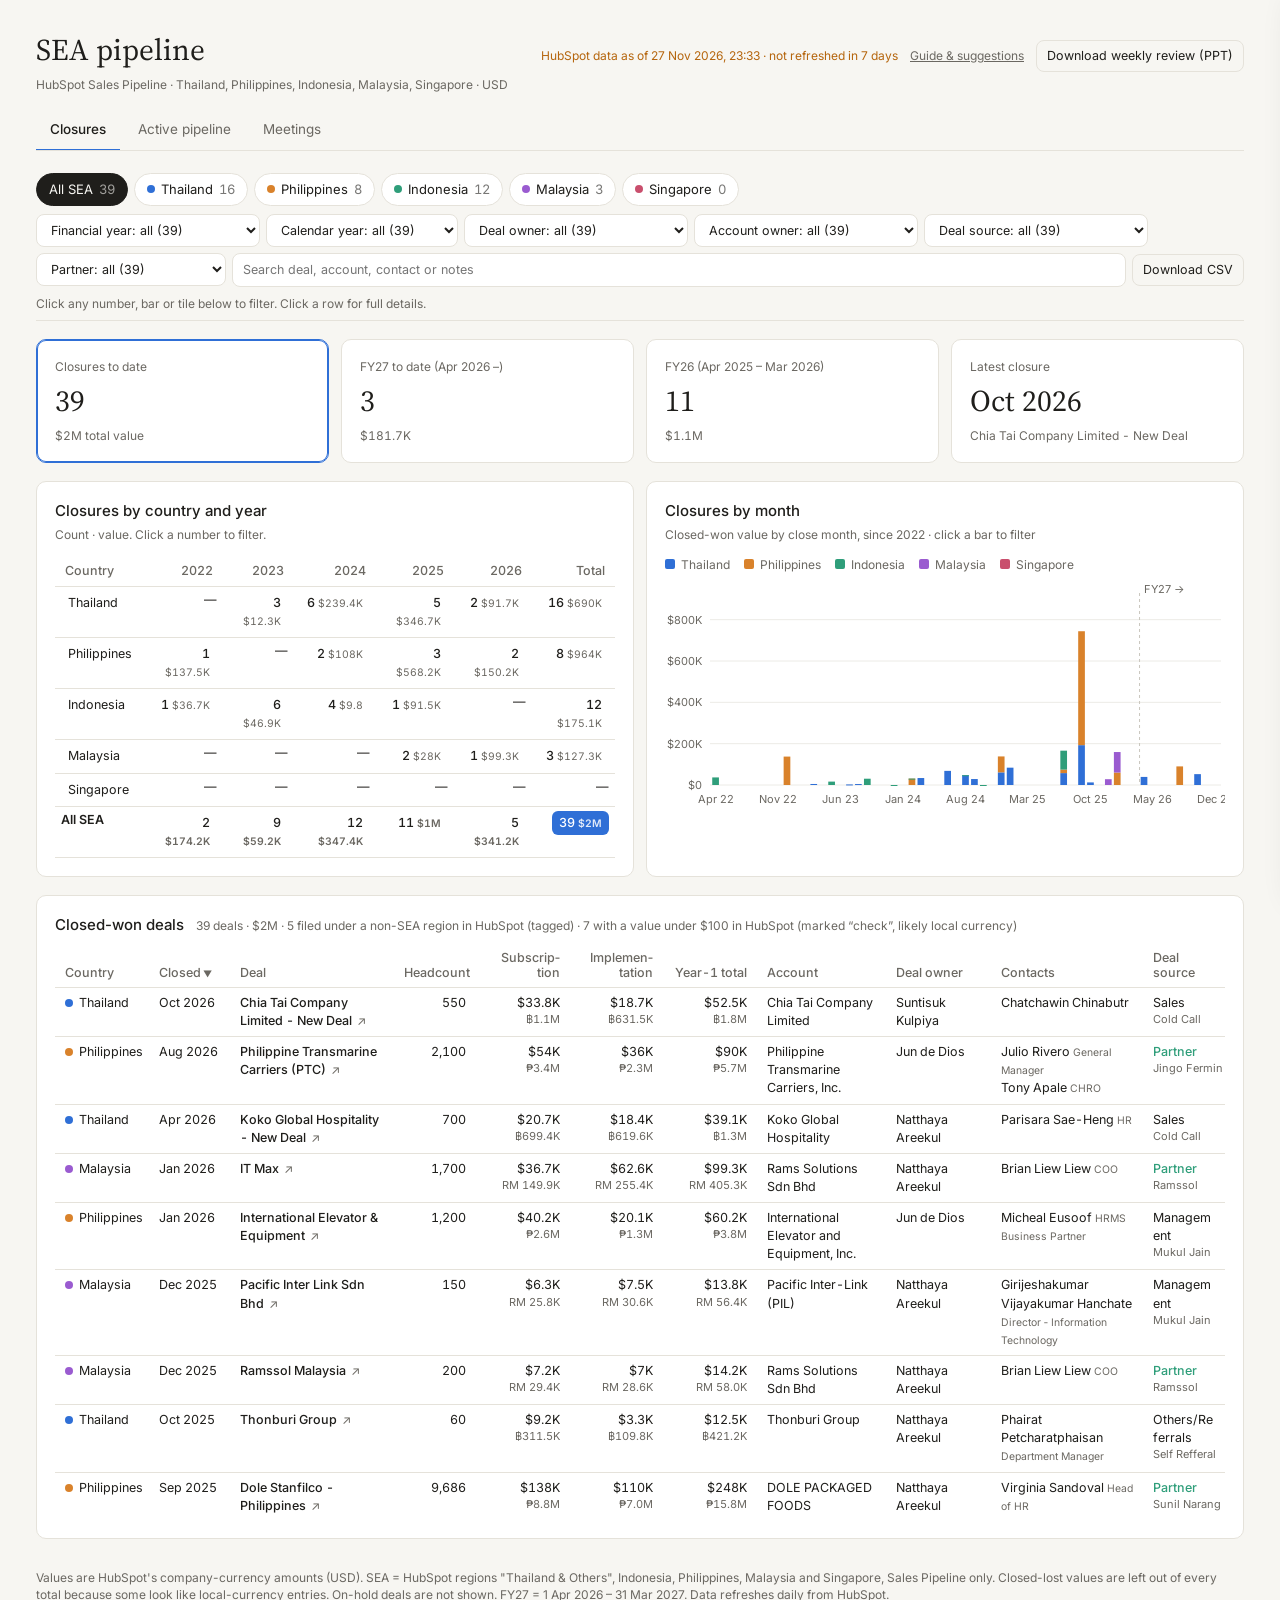
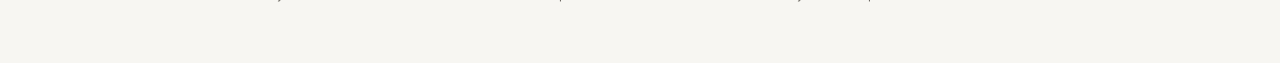
<file: index.html>
<!doctype html>
<html lang="en">
<head>
<meta charset="utf-8">
<meta name="viewport" content="width=device-width, initial-scale=1">
<meta name="robots" content="noindex, nofollow">
<title>SEA Pipeline — HubSpot</title>
<link rel="preconnect" href="https://fonts.googleapis.com">
<link href="https://fonts.googleapis.com/css2?family=Inter:wght@400;500;600&family=Source+Serif+4:opsz,wght@8..60,400;8..60,500&display=swap" rel="stylesheet">
<link rel="stylesheet" href="style.css">
</head>
<body>
<main class="sea">
  <header class="head">
    <div class="head-row">
      <h1>SEA pipeline</h1>
      <div class="head-actions"><div class="asof" id="asof">Loading HubSpot data…</div><a class="asof" href="guide.html" title="How this portal and the PPT are built; suggest changes">Guide &amp; suggestions</a><button class="btn" id="wsr-btn" type="button" title="PowerPoint for the weekly review, built from the data on this page">Download weekly review (PPT)</button></div>
    </div>
    <div class="sub">HubSpot Sales Pipeline · Thailand, Philippines, Indonesia, Malaysia, Singapore · USD</div>
  </header>

  <nav class="tabs" role="tablist" aria-label="Views">
    <button role="tab" data-tab="closures" aria-selected="true">Closures</button>
    <button role="tab" data-tab="active" aria-selected="false">Active pipeline</button>
    <button role="tab" data-tab="meetings" aria-selected="false">Meetings</button>
  </nav>

  <section class="filterbar" id="filterbar" hidden>
    <div class="fb-row" id="fb-chips" role="group" aria-label="Country"></div>
    <div class="fb-row" id="fb-controls"></div>
    <div class="fb-row fb-pills" id="fb-pills"></div>
  </section>

  <div class="pane" id="tab-closures">
    <section class="kpis" id="cl-kpis"></section>
    <section class="grid">
      <div class="card">
        <h2>Closures by country and year</h2>
        <div class="note">Count · value. Click a number to filter.</div>
        <div class="tbl-wrap"><table id="cl-year" class="matrix"><thead></thead><tbody></tbody></table></div>
      </div>
      <div class="card">
        <h2>Closures by month</h2>
        <div class="note">Closed-won value by close month, since 2022 · click a bar to filter</div>
        <div class="legend" id="cl-legend"></div>
        <div class="chart" id="cl-chart"></div>
      </div>
    </section>
    <section class="card">
      <div class="list-head"><h2>Closed-won deals</h2><div class="note" id="cl-note"></div></div>
      <div class="tbl-wrap tall"><table id="cl-tbl" class="list"><thead></thead><tbody></tbody></table></div>
    </section>
  </div>

  <!-- ===== Active pipeline ===== -->
  <div class="pane" id="tab-active" hidden>
    <section class="kpis" id="ac-kpis"></section>
    <section class="card">
      <h2>Active pipeline by country and status</h2>
      <div class="note">Open Sales Pipeline deals · count · value. Click a number to filter.</div>
      <div class="tbl-wrap"><table id="ac-sum" class="matrix"><thead></thead><tbody></tbody></table></div>
    </section>
    <section class="card">
      <div class="list-head"><h2>Active deals</h2><div class="note" id="ac-note"></div></div>
      <div class="tbl-wrap tall"><table id="ac-tbl" class="list"><thead></thead><tbody></tbody></table></div>
    </section>
  </div>

  <!-- ===== Meetings ===== -->
  <div class="pane" id="tab-meetings" hidden>
    <section class="kpis" id="mt-kpis"></section>
    <section class="grid">
      <div class="card">
        <h2>Upcoming meetings</h2>
        <div class="note">Next meetings on open SEA deals · click one to open the deal</div>
        <div class="up-list" id="mt-up"></div>
      </div>
      <div class="card">
        <h2>Meetings by month</h2>
        <div class="note">Last 12 months and the next 3 · click a bar to filter</div>
        <div class="legend" id="mt-legend"></div>
        <div class="chart" id="mt-chart"></div>
      </div>
    </section>
    <section class="card">
      <div class="list-head"><h2>Meetings</h2><div class="note" id="mt-note"></div></div>
      <div class="tbl-wrap tall"><table id="mt-tbl" class="list"><thead></thead><tbody></tbody></table></div>
      <p class="foot">Meetings come from HubSpot meetings linked to a SEA Sales Pipeline deal (open or won; On-Hold excluded). A meeting linked to several deals is listed once. "Internal" means the meeting title says internal.</p>
    </section>
  </div>

  <p class="foot">Values are HubSpot's company-currency amounts (USD). SEA = HubSpot regions "Thailand &amp; Others", Indonesia, Philippines, Malaysia and Singapore, Sales Pipeline only. Closed-lost values are left out of every total because some look like local-currency entries. On-hold deals are not shown. FY27 = 1 Apr 2026 – 31 Mar 2027. Data refreshes daily from HubSpot.</p>
</main>
<div class="tip" id="tip"></div>
<div class="scrim" id="scrim" hidden></div>
<aside class="drawer" id="drawer" aria-hidden="true" role="dialog" aria-labelledby="dr-title">
  <div class="dr-head"><div><div class="dr-kicker" id="dr-kicker"></div><h2 id="dr-title"></h2></div>
  <button class="dr-close" id="dr-close" type="button" aria-label="Close">×</button></div>
  <div class="dr-body" id="dr-body"></div>
</aside>
<script src="vendor/d3.min.js"></script>
<script src="ui.js"></script>
<script src="report.js"></script>
</body>
</html>
</file>
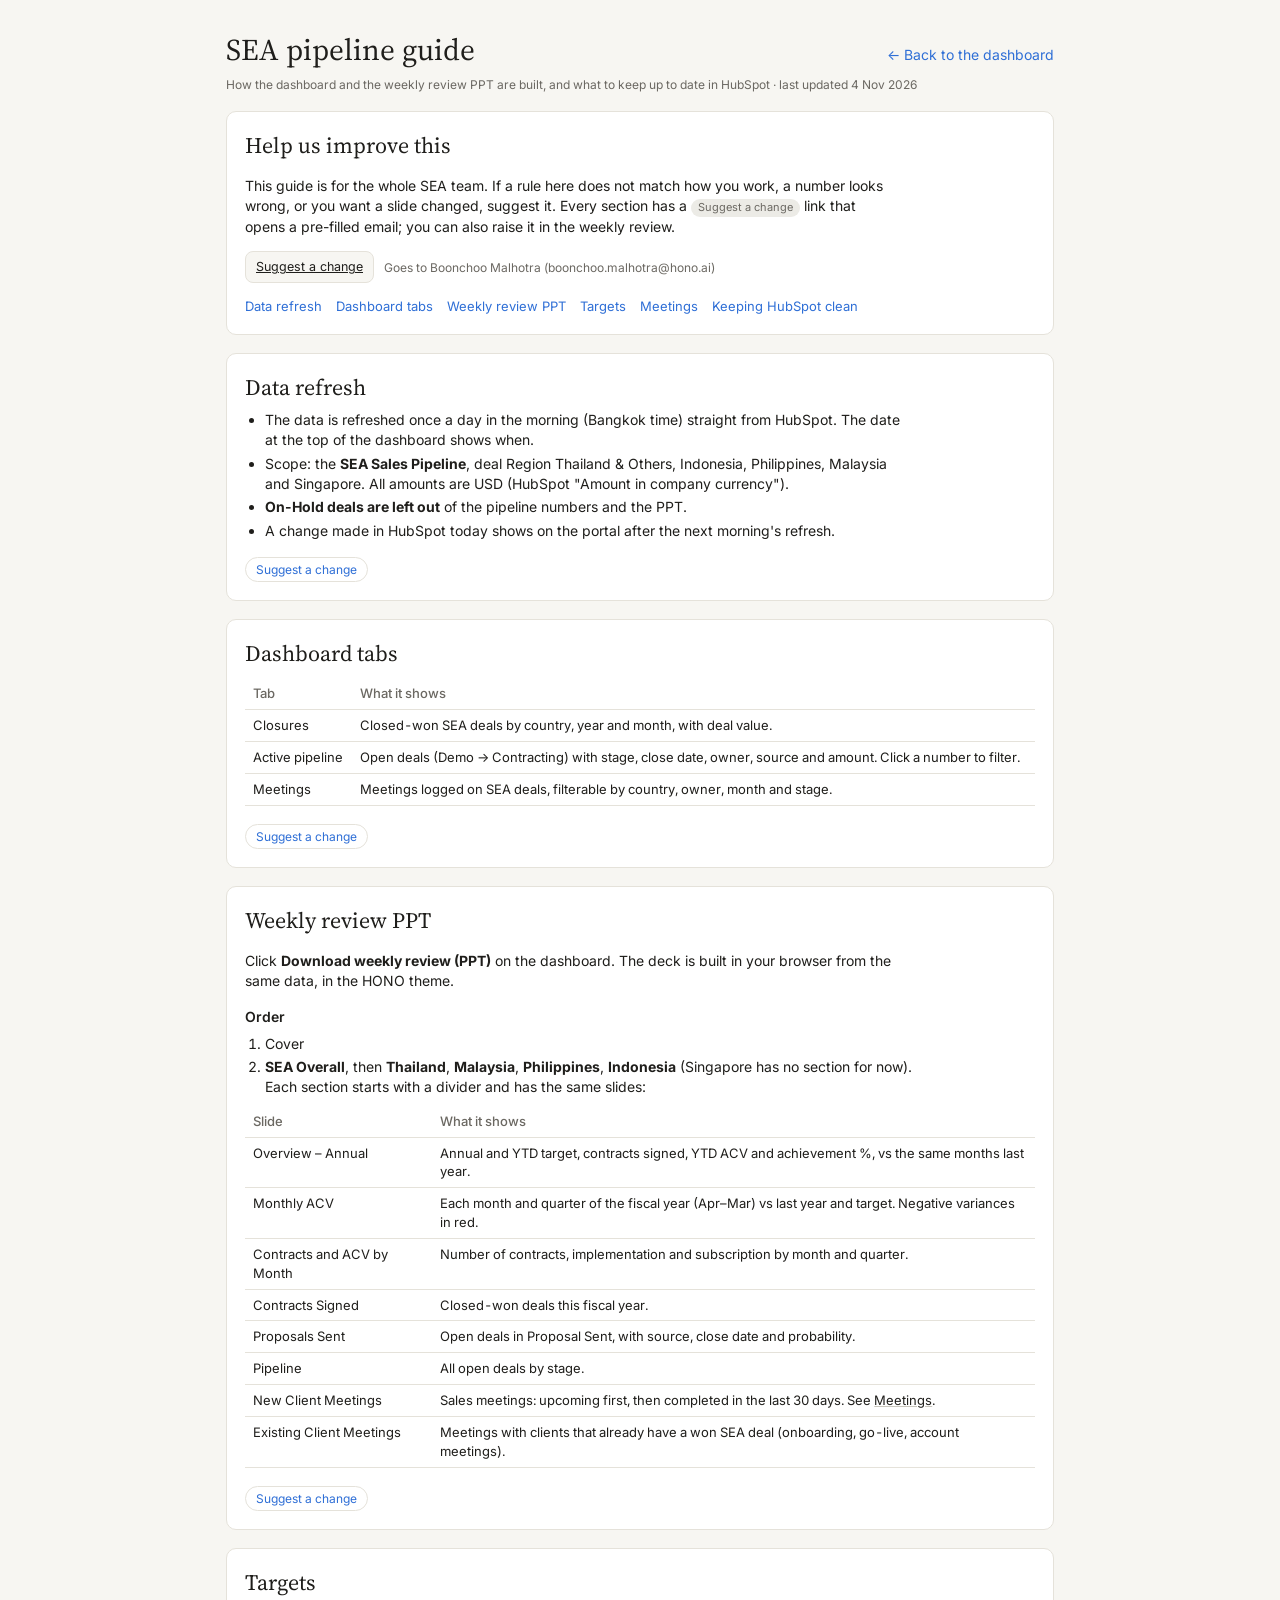
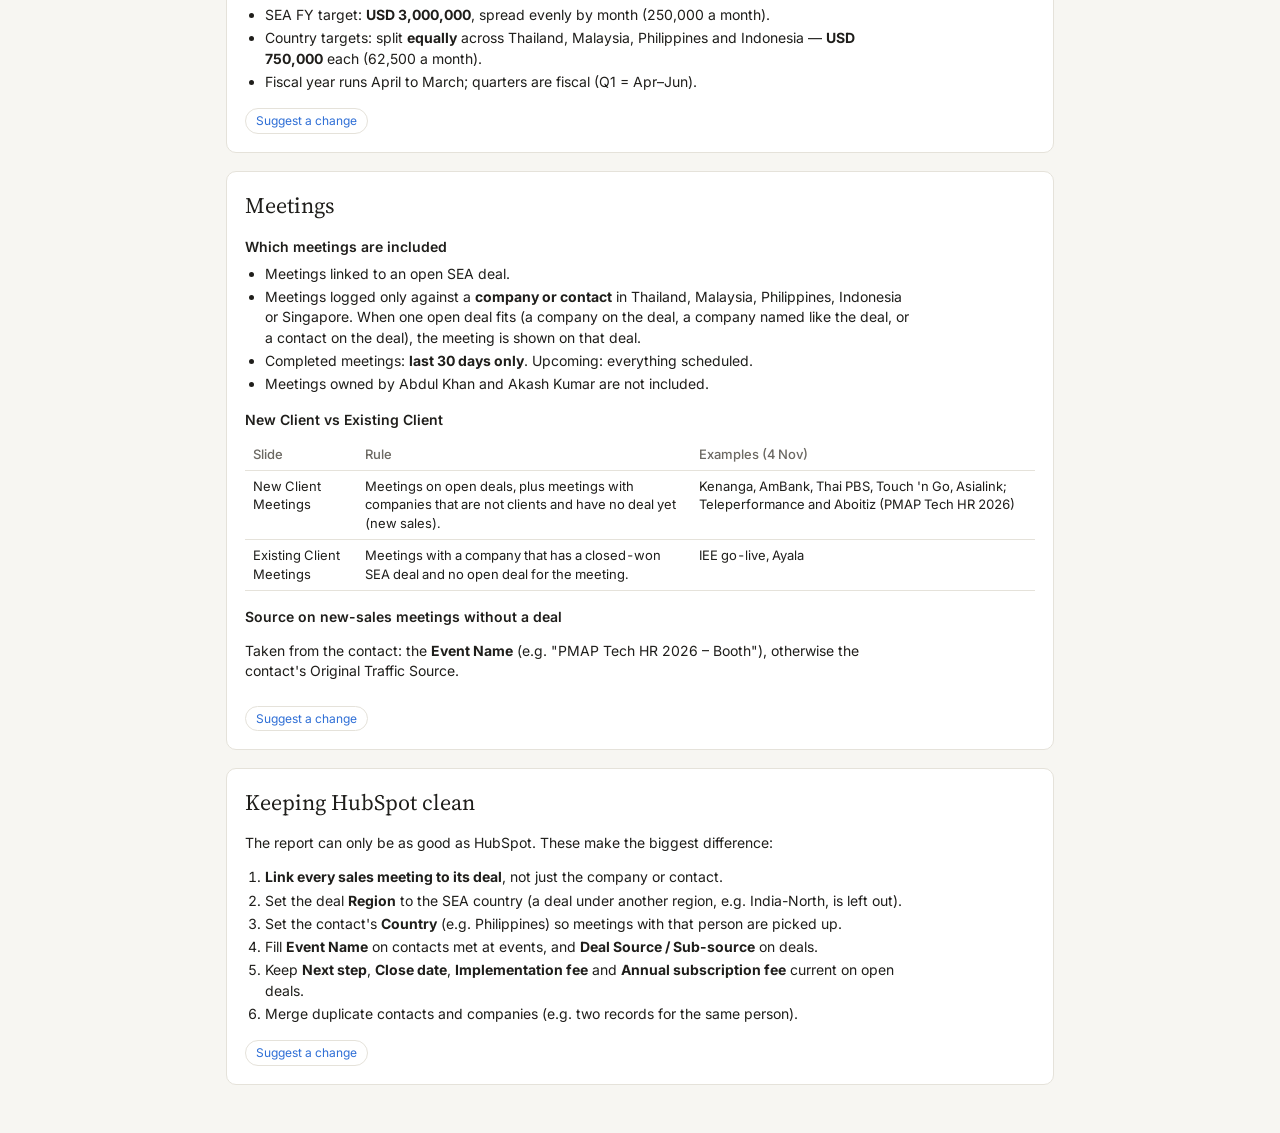
<file: guide.html>
<!doctype html>
<html lang="en">
<head>
<meta charset="utf-8">
<meta name="viewport" content="width=device-width, initial-scale=1">
<meta name="robots" content="noindex, nofollow">
<title>SEA Pipeline Guide</title>
<link rel="preconnect" href="https://fonts.googleapis.com">
<link href="https://fonts.googleapis.com/css2?family=Inter:wght@400;500;600&family=Source+Serif+4:opsz,wght@8..60,400;8..60,500&display=swap" rel="stylesheet">
<link rel="stylesheet" href="style.css">
<style>
  .guide{max-width:860px}
  .guide h2{font-family:var(--serif);font-weight:400;font-size:22px;margin:0 0 6px}
  .guide h3{font-size:14px;font-weight:600;margin:16px 0 4px}
  .guide p,.guide li{max-width:72ch}
  .guide ul,.guide ol{padding-left:20px;margin:6px 0}
  .guide li{margin:3px 0}
  .guide table{border-collapse:collapse;width:100%;font-size:13px;margin:8px 0}
  .guide th,.guide td{border-bottom:1px solid var(--line);padding:6px 8px;text-align:left;vertical-align:top}
  .guide th{color:var(--muted);font-weight:500}
  .guide code{font-size:12px;background:var(--grid);padding:1px 4px;border-radius:4px}
  .toc{display:flex;flex-wrap:wrap;gap:6px 14px;font-size:13px}
  .toc a,.back{color:var(--c1);text-decoration:none}
  .suggest{display:inline-block;margin-top:10px;font-size:12px;color:var(--c1);text-decoration:none;border:1px solid var(--line);border-radius:999px;padding:3px 10px}
  .suggest:hover,.toc a:hover,.back:hover{text-decoration:underline}
  .cta{display:flex;flex-wrap:wrap;gap:10px;align-items:center;margin-top:10px}
  .tag{display:inline-block;font-size:11px;padding:1px 7px;border-radius:999px;background:var(--grid);color:var(--muted)}
</style>
</head>
<body>
<main class="sea guide">
  <header class="head">
    <div class="head-row">
      <h1>SEA pipeline guide</h1>
      <a class="back" href="index.html">← Back to the dashboard</a>
    </div>
    <div class="sub">How the dashboard and the weekly review PPT are built, and what to keep up to date in HubSpot · last updated 4 Nov 2026</div>
  </header>

  <section class="card">
    <h2>Help us improve this</h2>
    <p>This guide is for the whole SEA team. If a rule here does not match how you work, a number looks wrong, or you want a slide changed, suggest it. Every section has a <span class="tag">Suggest a change</span> link that opens a pre-filled email; you can also raise it in the weekly review.</p>
    <div class="cta">
      <a class="btn" id="suggest-all" href="#">Suggest a change</a>
      <span class="note" style="margin:0">Goes to Boonchoo Malhotra (boonchoo.malhotra@hono.ai)</span>
    </div>
    <nav class="toc" style="margin-top:14px" aria-label="Contents">
      <a href="#refresh">Data refresh</a><a href="#dashboard">Dashboard tabs</a><a href="#deck">Weekly review PPT</a>
      <a href="#targets">Targets</a><a href="#meetings">Meetings</a><a href="#hubspot">Keeping HubSpot clean</a>
    </nav>
  </section>

  <section class="card" id="refresh">
    <h2>Data refresh</h2>
    <ul>
      <li>The data is refreshed once a day in the morning (Bangkok time) straight from HubSpot. The date at the top of the dashboard shows when.</li>
      <li>Scope: the <b>SEA Sales Pipeline</b>, deal Region Thailand &amp; Others, Indonesia, Philippines, Malaysia and Singapore. All amounts are USD (HubSpot "Amount in company currency").</li>
      <li><b>On-Hold deals are left out</b> of the pipeline numbers and the PPT.</li>
      <li>A change made in HubSpot today shows on the portal after the next morning's refresh.</li>
    </ul>
    <a class="suggest" data-section="Data refresh" href="#">Suggest a change</a>
  </section>

  <section class="card" id="dashboard">
    <h2>Dashboard tabs</h2>
    <table>
      <tr><th>Tab</th><th>What it shows</th></tr>
      <tr><td>Closures</td><td>Closed-won SEA deals by country, year and month, with deal value.</td></tr>
      <tr><td>Active pipeline</td><td>Open deals (Demo → Contracting) with stage, close date, owner, source and amount. Click a number to filter.</td></tr>
      <tr><td>Meetings</td><td>Meetings logged on SEA deals, filterable by country, owner, month and stage.</td></tr>
    </table>
    <a class="suggest" data-section="Dashboard tabs" href="#">Suggest a change</a>
  </section>

  <section class="card" id="deck">
    <h2>Weekly review PPT</h2>
    <p>Click <b>Download weekly review (PPT)</b> on the dashboard. The deck is built in your browser from the same data, in the HONO theme.</p>
    <h3>Order</h3>
    <ol>
      <li>Cover</li>
      <li><b>SEA Overall</b>, then <b>Thailand</b>, <b>Malaysia</b>, <b>Philippines</b>, <b>Indonesia</b> (Singapore has no section for now). Each section starts with a divider and has the same slides:</li>
    </ol>
    <table>
      <tr><th>Slide</th><th>What it shows</th></tr>
      <tr><td>Overview – Annual</td><td>Annual and YTD target, contracts signed, YTD ACV and achievement %, vs the same months last year.</td></tr>
      <tr><td>Monthly ACV</td><td>Each month and quarter of the fiscal year (Apr–Mar) vs last year and target. Negative variances in red.</td></tr>
      <tr><td>Contracts and ACV by Month</td><td>Number of contracts, implementation and subscription by month and quarter.</td></tr>
      <tr><td>Contracts Signed</td><td>Closed-won deals this fiscal year.</td></tr>
      <tr><td>Proposals Sent</td><td>Open deals in Proposal Sent, with source, close date and probability.</td></tr>
      <tr><td>Pipeline</td><td>All open deals by stage.</td></tr>
      <tr><td>New Client Meetings</td><td>Sales meetings: upcoming first, then completed in the last 30 days. See <a href="#meetings">Meetings</a>.</td></tr>
      <tr><td>Existing Client Meetings</td><td>Meetings with clients that already have a won SEA deal (onboarding, go-live, account meetings).</td></tr>
    </table>
    <a class="suggest" data-section="Weekly review PPT" href="#">Suggest a change</a>
  </section>

  <section class="card" id="targets">
    <h2>Targets</h2>
    <ul>
      <li>SEA FY target: <b>USD 3,000,000</b>, spread evenly by month (250,000 a month).</li>
      <li>Country targets: split <b>equally</b> across Thailand, Malaysia, Philippines and Indonesia — <b>USD 750,000</b> each (62,500 a month).</li>
      <li>Fiscal year runs April to March; quarters are fiscal (Q1 = Apr–Jun).</li>
    </ul>
    <a class="suggest" data-section="Targets" href="#">Suggest a change</a>
  </section>

  <section class="card" id="meetings">
    <h2>Meetings</h2>
    <h3>Which meetings are included</h3>
    <ul>
      <li>Meetings linked to an open SEA deal.</li>
      <li>Meetings logged only against a <b>company or contact</b> in Thailand, Malaysia, Philippines, Indonesia or Singapore. When one open deal fits (a company on the deal, a company named like the deal, or a contact on the deal), the meeting is shown on that deal.</li>
      <li>Completed meetings: <b>last 30 days only</b>. Upcoming: everything scheduled.</li>
      <li>Meetings owned by Abdul Khan and Akash Kumar are not included.</li>
    </ul>
    <h3>New Client vs Existing Client</h3>
    <table>
      <tr><th>Slide</th><th>Rule</th><th>Examples (4 Nov)</th></tr>
      <tr><td>New Client Meetings</td><td>Meetings on open deals, plus meetings with companies that are not clients and have no deal yet (new sales).</td><td>Kenanga, AmBank, Thai PBS, Touch 'n Go, Asialink; Teleperformance and Aboitiz (PMAP Tech HR 2026)</td></tr>
      <tr><td>Existing Client Meetings</td><td>Meetings with a company that has a closed-won SEA deal and no open deal for the meeting.</td><td>IEE go-live, Ayala</td></tr>
    </table>
    <h3>Source on new-sales meetings without a deal</h3>
    <p>Taken from the contact: the <b>Event Name</b> (e.g. "PMAP Tech HR 2026 – Booth"), otherwise the contact's Original Traffic Source.</p>
    <a class="suggest" data-section="Meetings" href="#">Suggest a change</a>
  </section>

  <section class="card" id="hubspot">
    <h2>Keeping HubSpot clean</h2>
    <p>The report can only be as good as HubSpot. These make the biggest difference:</p>
    <ol>
      <li><b>Link every sales meeting to its deal</b>, not just the company or contact.</li>
      <li>Set the deal <b>Region</b> to the SEA country (a deal under another region, e.g. India-North, is left out).</li>
      <li>Set the contact's <b>Country</b> (e.g. Philippines) so meetings with that person are picked up.</li>
      <li>Fill <b>Event Name</b> on contacts met at events, and <b>Deal Source / Sub-source</b> on deals.</li>
      <li>Keep <b>Next step</b>, <b>Close date</b>, <b>Implementation fee</b> and <b>Annual subscription fee</b> current on open deals.</li>
      <li>Merge duplicate contacts and companies (e.g. two records for the same person).</li>
    </ol>
    <a class="suggest" data-section="Keeping HubSpot clean" href="#">Suggest a change</a>
  </section>
</main>
<script>
  // Suggest a change: opens a pre-filled email to the portal owner
  (() => {
    const to = 'boonchoo.malhotra@hono.ai';
    const link = (section) => 'mailto:' + to + '?subject=' + encodeURIComponent('SEA pipeline portal – suggestion' + (section ? ': ' + section : '')) +
      '&body=' + encodeURIComponent('Section: ' + (section || 'General') + '\n\nWhat should change:\n\nWhy:\n\n(Page: ' + location.href.split('#')[0] + ')');
    document.getElementById('suggest-all').href = link('');
    document.querySelectorAll('a.suggest').forEach((a) => { a.href = link(a.dataset.section); });
  })();
</script>
</body>
</html>
</file>
<file: style.css>
:root{
  --bg:#f7f6f2;--panel:#ffffff;--fg:#1f1e1b;--muted:#6b6862;--line:#e5e2da;--grid:#ecebe6;--axis:#c9c6bd;
  --c1:#2f6fd6;--c2:#d9822b;--c3:#2f9e7a;--c4:#9a5bd0;--c5:#c94f6d;--hold:#b9b5ab;
  --warn:#b5650d;--bad:#c0392b;--ok:#2f7d4f;--pop:#ffffff;--shadow:0 6px 20px rgba(0,0,0,.08);
  --sans:"Inter",system-ui,-apple-system,"Segoe UI",sans-serif;--serif:"Source Serif 4",Georgia,serif;
  --r:10px;
}
@media (prefers-color-scheme:dark){
  :root{--bg:#191917;--panel:#232320;--fg:#ecebe6;--muted:#a19e96;--line:#36352f;--grid:#2e2d29;--axis:#4a4943;
    --c1:#6c9ef0;--c2:#eba45c;--c3:#5cc4a0;--c4:#b98ae6;--c5:#e47c95;--hold:#5e5b54;
    --warn:#e9a24c;--bad:#ee7a6c;--ok:#6cc48f;--pop:#2b2b28;--shadow:0 6px 20px rgba(0,0,0,.4)}
}
*{box-sizing:border-box}
body{margin:0;background:var(--bg);color:var(--fg);font-family:var(--sans);font-size:14px;line-height:1.45}
.sea{max-width:1240px;margin-inline:auto;padding:28px 16px 48px;display:flex;flex-direction:column;gap:18px}
.head-row{display:flex;flex-wrap:wrap;align-items:baseline;justify-content:space-between;gap:8px}
h1{font-family:var(--serif);font-weight:400;font-size:30px;margin:0}
.asof{font-size:12px;color:var(--muted)}
.head-actions{display:flex;align-items:center;gap:12px;flex-wrap:wrap}
#wsr-btn:disabled{opacity:.6;cursor:wait}
.asof.stale{color:var(--warn)}
.sub{color:var(--muted);font-size:12px;margin-top:4px}
.take{margin:10px 0 0;max-width:62rem;font-size:15px}
.take b{font-weight:600}
.kpis{display:grid;grid-template-columns:repeat(auto-fit,minmax(min(100%,11rem),1fr));gap:12px}
.card{background:var(--panel);border:1px solid var(--line);border-radius:var(--r);padding:18px;min-width:0}
.card h2{font-size:15px;font-weight:500;margin:0}
.note{color:var(--muted);font-size:12px;margin:4px 0 12px}
.k-lab{color:var(--muted);font-size:12px}
.k-val{font-family:var(--serif);font-size:30px;font-variant-numeric:tabular-nums;margin:4px 0}
.k-sub{color:var(--muted);font-size:12px;font-variant-numeric:tabular-nums}
.k-bar{height:6px;border-radius:3px;background:var(--grid);margin-top:8px;overflow:hidden}
.k-bar i{display:block;height:100%;background:var(--warn);border-radius:3px}
.grid{display:grid;grid-template-columns:repeat(auto-fit,minmax(min(100%,24rem),1fr));gap:12px}
.chart{position:relative;min-height:220px}
.legend{display:flex;flex-wrap:wrap;gap:6px 14px;font-size:12px;color:var(--muted);margin-bottom:8px}
.legend span{display:inline-flex;align-items:center;gap:6px}
.legend i{width:10px;height:10px;border-radius:2px;display:inline-block}
.tip{position:absolute;pointer-events:none;background:var(--pop);border:1px solid var(--line);border-radius:8px;box-shadow:var(--shadow);padding:6px 10px;font-size:12px;white-space:nowrap;z-index:5;display:none}
.tip .t{color:var(--muted);margin-bottom:2px}
.tip i{width:8px;height:8px;border-radius:2px;display:inline-block;margin-right:6px}
.tbl-wrap{overflow:auto;max-height:28rem}
.tbl-wrap.tall{max-height:36rem}
table{width:100%;border-collapse:collapse;font-size:12.5px;font-variant-numeric:tabular-nums}
th{position:sticky;top:0;background:var(--panel);text-align:left;font-weight:500;color:var(--muted);padding:6px 10px;border-bottom:1px solid var(--line);white-space:nowrap}
th button{all:unset;cursor:pointer}
th[aria-sort=ascending] button::after{content:" ▲";font-size:9px}
th[aria-sort=descending] button::after{content:" ▼";font-size:9px}
th.num,td.num{text-align:right}
td{padding:6px 10px;border-bottom:1px solid var(--line);vertical-align:top}
td a{color:inherit;text-decoration-color:var(--axis)}
td a:hover{color:var(--c1)}
.flag{color:var(--warn)}.bad{color:var(--bad)}
.controls{display:flex;flex-wrap:wrap;gap:8px;margin-bottom:12px}
.controls select,.controls input,.btn{font:inherit;font-size:12.5px;padding:6px 10px;border:1px solid var(--line);border-radius:8px;background:var(--bg);color:var(--fg)}
.controls input{flex:1 1 12rem;min-width:0}
.btn{cursor:pointer}.btn:hover{border-color:var(--axis)}
.fun-row{display:grid;grid-template-columns:minmax(7rem,9rem) 1fr 3rem;align-items:center;gap:8px;font-size:12.5px;margin:6px 0}
.fun-row .bar{height:14px;border-radius:4px;background:var(--grid);overflow:hidden}
.fun-row .bar i{display:block;height:100%;border-radius:4px}
.fun-row .n{text-align:right;font-variant-numeric:tabular-nums}
.foot{color:var(--muted);font-size:12px}
.err{color:var(--bad);padding:24px;text-align:center}
.tabs{display:flex;gap:4px;border-bottom:1px solid var(--line);overflow-x:auto}
.tabs button{all:unset;cursor:pointer;padding:9px 14px;font-size:13.5px;color:var(--muted);border-bottom:2px solid transparent;margin-bottom:-1px;white-space:nowrap}
.tabs button[aria-selected=true]{color:var(--fg);border-bottom-color:var(--c1);font-weight:500}
.tabs button:focus-visible{outline:2px solid var(--c1);outline-offset:2px}
.pane{display:flex;flex-direction:column;gap:18px}
.pane[hidden]{display:none}
.chips{display:flex;flex-wrap:wrap;gap:6px}
.chips button{font:inherit;font-size:12.5px;padding:5px 12px;border-radius:999px;border:1px solid var(--line);background:var(--panel);color:var(--fg);cursor:pointer}
.chips button[aria-pressed=true]{background:var(--fg);color:var(--bg);border-color:var(--fg)}
.chips button .n{opacity:.6;margin-left:4px;font-variant-numeric:tabular-nums}
table.wide td.notes{min-width:22rem;max-width:34rem;white-space:normal}
td .ppl{display:block;white-space:nowrap}
td .ppl small,td small.m{color:var(--muted)}
td .tag{display:inline-block;padding:1px 7px;border-radius:999px;font-size:11.5px;border:1px solid var(--line);white-space:nowrap}
td .tag.High{color:var(--ok);border-color:currentColor}
td .tag.Medium{color:var(--warn);border-color:currentColor}
td .tag.Low{color:var(--bad);border-color:currentColor}
td .lbl{color:var(--muted);font-size:11.5px}
tr.sub td{color:var(--muted)}
tr.total td{font-weight:600;border-top:1px solid var(--axis)}
.stack{display:flex;flex-direction:column;gap:12px}
#ac-tbl tr.has-note td{border-bottom:none;padding-bottom:2px}
#ac-tbl tr.note-row td{padding-top:0;padding-bottom:10px;color:var(--fg);font-size:12px;line-height:1.5}
#ac-tbl tr.note-row td .np{display:inline}
#ac-tbl tr.note-row td .np + .np::before{content:" · ";color:var(--muted)}
td .ppl{white-space:normal;min-width:9rem}
#ac-tbl tr.note-row td{white-space:normal;max-width:none}
#ac-tbl{table-layout:fixed;min-width:980px}
#ac-tbl td{overflow-wrap:break-word}
#ac-tbl td .ppl{min-width:0}
/* ---- filter bar ---- */
.filterbar{position:sticky;top:0;z-index:4;background:var(--bg);padding:10px 0 8px;margin-top:-6px;display:flex;flex-direction:column;gap:8px;border-bottom:1px solid var(--line)}
.fb-row{display:flex;flex-wrap:wrap;gap:6px;align-items:center}
.chip{font:inherit;font-size:13px;padding:6px 12px;border-radius:999px;border:1px solid var(--line);background:var(--panel);color:var(--fg);cursor:pointer;display:inline-flex;align-items:center;gap:6px}
.chip:hover{border-color:var(--axis)}
.chip[aria-pressed=true]{background:var(--fg);color:var(--bg);border-color:var(--fg)}
.chip .n{opacity:.6;font-variant-numeric:tabular-nums}
.dot{width:8px;height:8px;border-radius:50%;display:inline-block;flex:none}
#fb-controls select,#fb-controls input{font:inherit;font-size:12.5px;padding:7px 10px;border:1px solid var(--line);border-radius:8px;background:var(--panel);color:var(--fg);max-width:14rem}
#fb-controls select.on{border-color:var(--c1);box-shadow:0 0 0 1px var(--c1) inset}
#fb-controls input{flex:1 1 14rem;max-width:none}
.pill{font:inherit;font-size:12px;padding:4px 6px 4px 10px;border-radius:999px;border:1px solid var(--c1);background:color-mix(in srgb,var(--c1) 10%,var(--panel));color:var(--fg);cursor:pointer;display:inline-flex;gap:6px;align-items:center}
.pill .x{font-size:14px;line-height:1;opacity:.7;padding:0 4px}
.pill:hover .x{opacity:1}
.pill.clear{border-color:var(--line);background:none;color:var(--muted);padding-right:10px}
.hint{color:var(--muted);font-size:12px;margin:0}
#ov-hint{margin-top:-6px}
/* ---- clickable things ---- */
.kpi{text-align:left;font:inherit;color:inherit;width:100%}
.kpi.click{cursor:pointer;transition:border-color .15s,box-shadow .15s}
.kpi.click:hover{border-color:var(--axis);box-shadow:var(--shadow)}
.kpi.on{border-color:var(--c1);box-shadow:0 0 0 1px var(--c1) inset}
.kpi:focus-visible,.cell:focus-visible,tr.row:focus-visible,.chip:focus-visible,.pill:focus-visible{outline:2px solid var(--c1);outline-offset:2px}
.matrix td{padding:4px 6px}
.matrix .cell{all:unset;cursor:pointer;display:inline-block;padding:3px 7px;border-radius:6px;font-variant-numeric:tabular-nums}
.matrix .cell:hover{background:color-mix(in srgb,var(--c1) 12%,transparent)}
.matrix .cell.on{background:var(--c1);color:#fff}
.matrix .cell.on small{color:#fff;opacity:.85}
.matrix .cell b,.matrix td b{font-weight:500}
.matrix small{color:var(--muted)}
.matrix td.flag .cell{color:var(--warn)}
tr.row{cursor:pointer}
tr.row:hover td,tr.row:hover + tr.note-row td{background:color-mix(in srgb,var(--c1) 6%,transparent)}
tr.note-row{cursor:pointer}
.nm{font-weight:500}
a.hs{color:var(--muted);text-decoration:none;font-size:12px;padding:0 2px;white-space:nowrap}
a.hs:hover{color:var(--c1)}
.ctry{display:inline-flex;align-items:center;gap:6px;white-space:nowrap}
td.empty{text-align:center;color:var(--muted);padding:28px}
button.link{all:unset;cursor:pointer;color:var(--c1);text-decoration:underline;text-underline-offset:2px}
.list-head{display:flex;flex-wrap:wrap;align-items:baseline;gap:4px 12px;margin-bottom:8px}
.list-head .note{margin:0}
/* ---- drawer ---- */
.scrim{position:fixed;inset:0;background:rgba(0,0,0,.25);z-index:20}
.drawer{position:fixed;top:0;right:0;height:100%;width:min(440px,100vw);background:var(--panel);border-left:1px solid var(--line);box-shadow:-8px 0 30px rgba(0,0,0,.12);z-index:21;transform:translateX(105%);transition:transform .22s ease;display:flex;flex-direction:column}
.drawer.open{transform:none}
.dr-head{display:flex;justify-content:space-between;gap:12px;padding:18px 20px 12px;border-bottom:1px solid var(--line)}
.dr-head h2{font-family:var(--serif);font-weight:400;font-size:22px;margin:2px 0 0;line-height:1.25}
.dr-kicker{font-size:12px;color:var(--muted)}
.dr-close{all:unset;cursor:pointer;font-size:24px;line-height:1;color:var(--muted);padding:2px 6px;border-radius:6px;height:fit-content}
.dr-close:hover{background:var(--grid);color:var(--fg)}
.dr-body{padding:16px 20px 28px;overflow:auto;display:flex;flex-direction:column;gap:10px}
.dr-top{display:flex;flex-wrap:wrap;align-items:center;gap:8px}
.dr-val{font-family:var(--serif);font-size:28px;margin-right:6px}
.dr-sub{margin:0;color:var(--muted)}
.dr-body h3{font-size:12px;font-weight:600;text-transform:uppercase;letter-spacing:.04em;color:var(--muted);margin:10px 0 0}
.facts{display:grid;grid-template-columns:8.5rem 1fr;gap:6px 12px;margin:0;font-size:13px}
.facts dt{color:var(--muted)}
.facts dd{margin:0;white-space:pre-wrap}
.people{margin:0;padding-left:18px;font-size:13px;display:flex;flex-direction:column;gap:3px}
.people small{color:var(--muted)}
.btn.primary{display:inline-block;margin-top:12px;background:var(--fg);color:var(--bg);border-color:var(--fg);text-decoration:none;text-align:center;padding:9px 14px}
.dr-body .tag{display:inline-block;padding:2px 9px;border-radius:999px;font-size:12px;border:1px solid currentColor}
.dr-body .tag.High{color:var(--ok)}.dr-body .tag.Medium{color:var(--warn)}.dr-body .tag.Low{color:var(--bad)}
#tab-overview .card.kpi .k-bar{pointer-events:none}
@media (max-width:640px){.facts{grid-template-columns:1fr}.facts dt{margin-top:6px}}
.filterbar[hidden]{display:none}
@media (max-width:640px){
  .filterbar{position:static}
  #fb-controls select{flex:1 1 calc(50% - 6px);max-width:none;min-width:0}
  #fb-controls input{flex:1 1 100%}
}
td .tag.warn{color:var(--warn);border-color:currentColor;font-size:10.5px;padding:0 6px;vertical-align:1px}
/* multi-select status */
.multi{display:inline-flex;flex-wrap:wrap;align-items:center;gap:4px;padding:3px 4px 3px 10px;border:1px solid var(--line);border-radius:8px;background:var(--panel)}
.multi-lbl{font-size:12px;color:var(--muted);margin-right:4px}
.tog{font:inherit;font-size:12.5px;padding:4px 10px;border-radius:6px;border:1px solid transparent;background:none;color:var(--fg);cursor:pointer;display:inline-flex;gap:6px;align-items:center}
.tog:hover:not(:disabled){background:var(--grid)}
.tog[aria-pressed=true]{background:var(--c1);color:#fff}
.tog[aria-pressed=true] .n{color:#fff;opacity:.85}
.tog:disabled{opacity:.4;cursor:default}
.tog .n{opacity:.6;font-variant-numeric:tabular-nums}
.tog:focus-visible{outline:2px solid var(--c1);outline-offset:1px}
/* money: USD over local */
td .usd{display:block;white-space:nowrap}
td small.loc{display:block;color:var(--muted);font-size:11px;white-space:nowrap}
.dr-loc{color:var(--muted);font-size:14px;margin-right:6px}
.fxnote{font-size:11.5px;margin:2px 0 0}
#ac-tbl{min-width:1240px}
#cl-tbl{min-width:1100px;table-layout:fixed}
#cl-tbl td{overflow-wrap:break-word}
#ac-tbl th,#cl-tbl th{white-space:normal;vertical-align:bottom;line-height:1.25}
#ac-tbl{min-width:1400px}
.src.partner{color:var(--c3);font-weight:500}
/* meetings tab */
.up-list{display:flex;flex-direction:column;gap:8px;margin-top:10px}
.up-item{all:unset;box-sizing:border-box;display:flex;align-items:center;gap:12px;padding:10px 12px;border:1px solid var(--line);border-radius:8px;cursor:pointer;width:100%}
.up-item:hover{border-color:var(--axis);box-shadow:var(--shadow)}
.up-item:focus-visible{outline:2px solid var(--c1);outline-offset:2px}
.up-cal{flex:none;width:44px;text-align:center;border-radius:6px;background:var(--bg);padding:4px 0;line-height:1.1}
.up-cal b{display:block;font-size:18px}.up-cal span{font-size:11px;color:var(--muted);text-transform:uppercase;letter-spacing:.04em}
.up-txt{flex:1;min-width:0}.up-title{font-weight:500;overflow:hidden;text-overflow:ellipsis;white-space:nowrap}
.up-meta{font-size:12px;color:var(--muted);margin-top:2px;overflow:hidden;text-overflow:ellipsis;white-space:nowrap}
.up-when{flex:none;font-size:12px;color:var(--c1);font-weight:500}
td .tag.up{color:var(--c1);border-color:currentColor}
ul.meets li.up{color:var(--c1)}
.up-owner{font-weight:500;color:var(--fg)}
</file>
